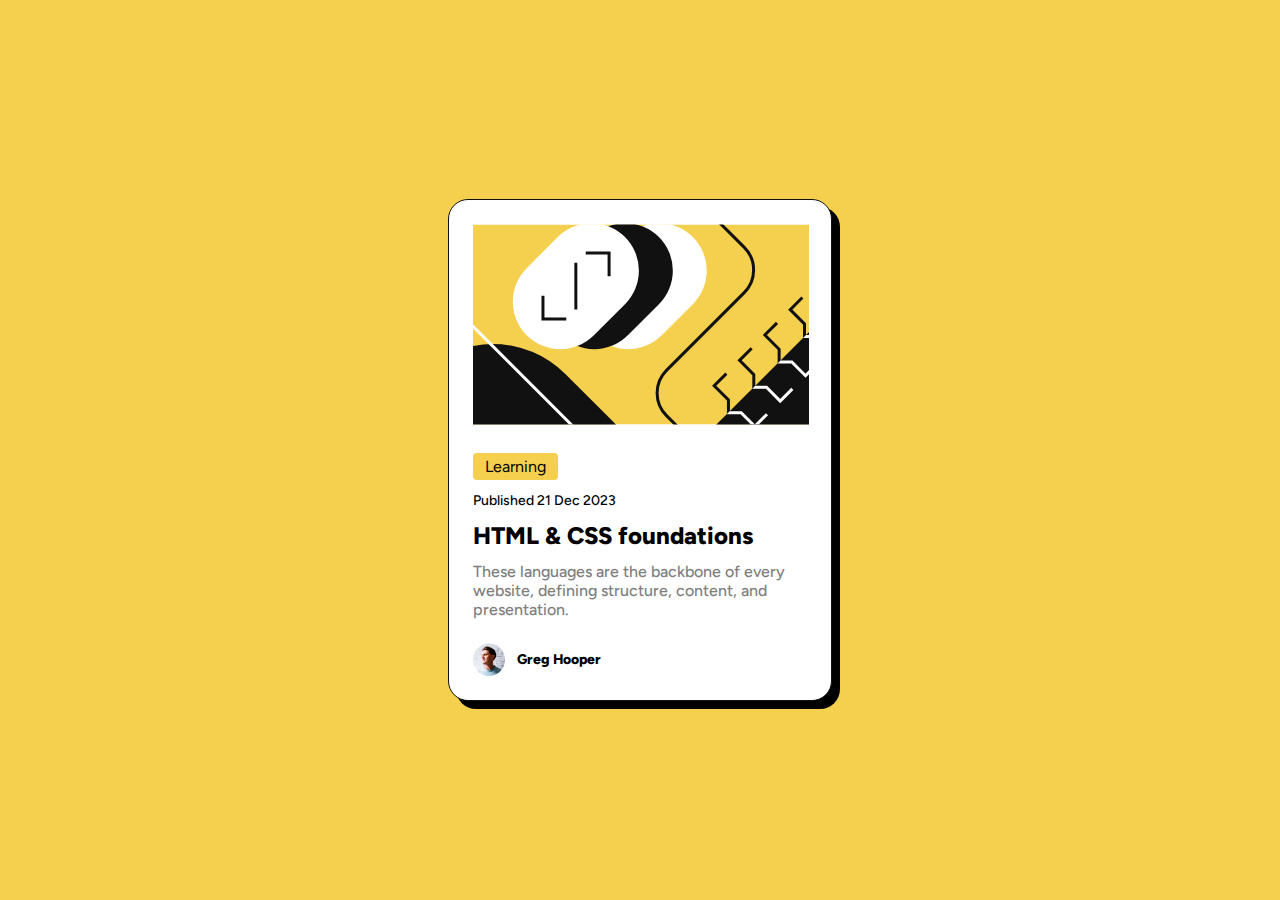
<file: 김태진/index.html>
<!DOCTYPE html>
<html lang="en">
  <head>
    <meta charset="UTF-8" />
    <meta name="viewport" content="width=device-width, initial-scale=1.0" />
    <link rel="stylesheet" href="style.css" />
    <link
      rel="icon"
      type="image/png"
      sizes="32x32"
      href="./assets/images/favicon-32x32.png"
    />
    <link rel="preconnect" href="https://fonts.googleapis.com" />
    <link rel="preconnect" href="https://fonts.gstatic.com" crossorigin />
    <link
      href="https://fonts.googleapis.com/css2?family=Figtree:ital,wght@0,600;0,800;1,600;1,800&family=Gaegu:wght@300&family=Noto+Sans+KR:wght@400;700&family=Poppins:wght@400;600&display=swap"
      rel="stylesheet"
    />
    <title>Frontend Mentor | Blog preview card</title>
  </head>
  <body>
    <div class="container">
      <div class="card">
        <img src="./assets/images/illustration-article.svg" alt="card_cover" />
        <div class="card-contents">
          <span class="tag">Learning</span>
          <h2 class="card-subTitle">Published 21 Dec 2023</h2>
          <h1 class="card-title">HTML & CSS foundations</h1>
          <p class="card-description">
            These languages are the backbone of every website, defining
            structure, content, and presentation.
          </p>
        </div>
        <div class="card-footer">
          <img
            class="card-footer-cover"
            src="./assets/images/image-avatar.webp"
            alt="avatar_greg"
          />
          <span class="card-footer-author">Greg Hooper</span>
        </div>
      </div>
    </div>
  </body>
</html>
</file>
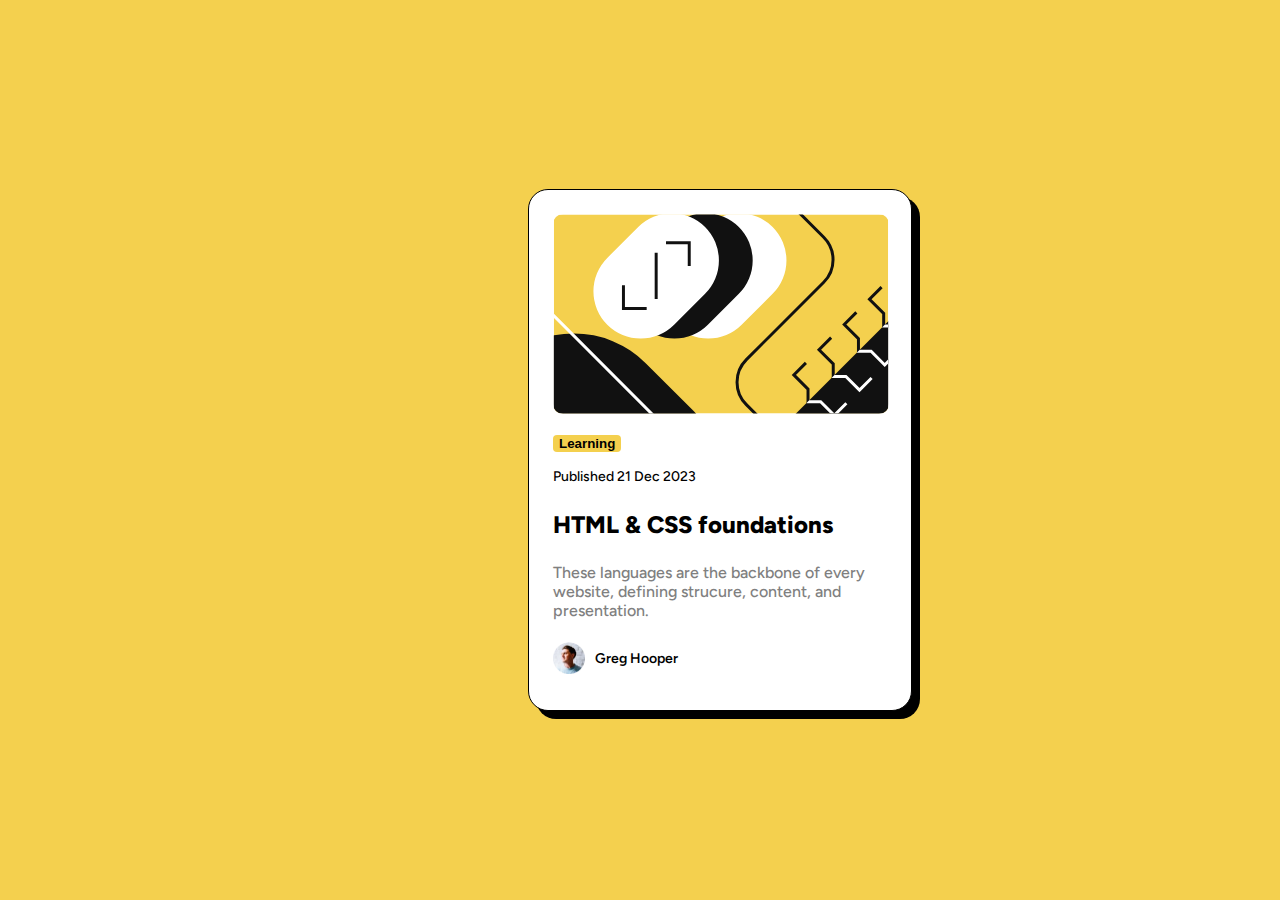
<file: 변지인/index.html>
<!DOCTYPE html>
<html lang="en">
<head>
  <meta charset="UTF-8">
  <meta name="viewport" content="width=device-width, initial-scale=1.0">
  <title>project1 변지인</title>
  <link rel="stylesheet" href="style.css">
  <link rel="preconnect" href="https://fonts.googleapis.com">
  <link rel="preconnect" href="https://fonts.gstatic.com" crossorigin>
  <link href="https://fonts.googleapis.com/css2?family=Caprasimo&family=Figtree:ital,wght@1,500&family=Oswald&display=swap" rel="stylesheet">
</head>
<body>
  <!-- 노란 배경 -->
  <div class="background">
    <!-- 흰 배경 본문 -->
    <div class="box">
      <!-- 내부 내용 -->
      <div class="contents">
        <!-- 시멘틱태그를 지켜가며 작성 header, section, footer -->
        <header>
          <img class="main_img" src="./assets/images/illustration-article.svg" alt="상단 이미지">
        </header>
        <section>
          <button>Learning</button>
          <p class="date">
            Published 21 Dec 2023
          </p>
          <div class="description">
            <h2>HTML & CSS foundations</h2>
            <p class="text">
              These languages are the backbone of every website,
              defining strucure, content, and presentation.
            </p>
          </div>
        </section>
        <footer>
          <!-- alt 프로퍼티 꼭 쓰기 -->
          <img class="small_img" src="./assets/images/image-avatar.webp" alt="사람 사진">
          <p class="name">
            Greg Hooper
          </p>
        </footer>
      </div>
    </div>
  </div>
</body>
</html>
</file>
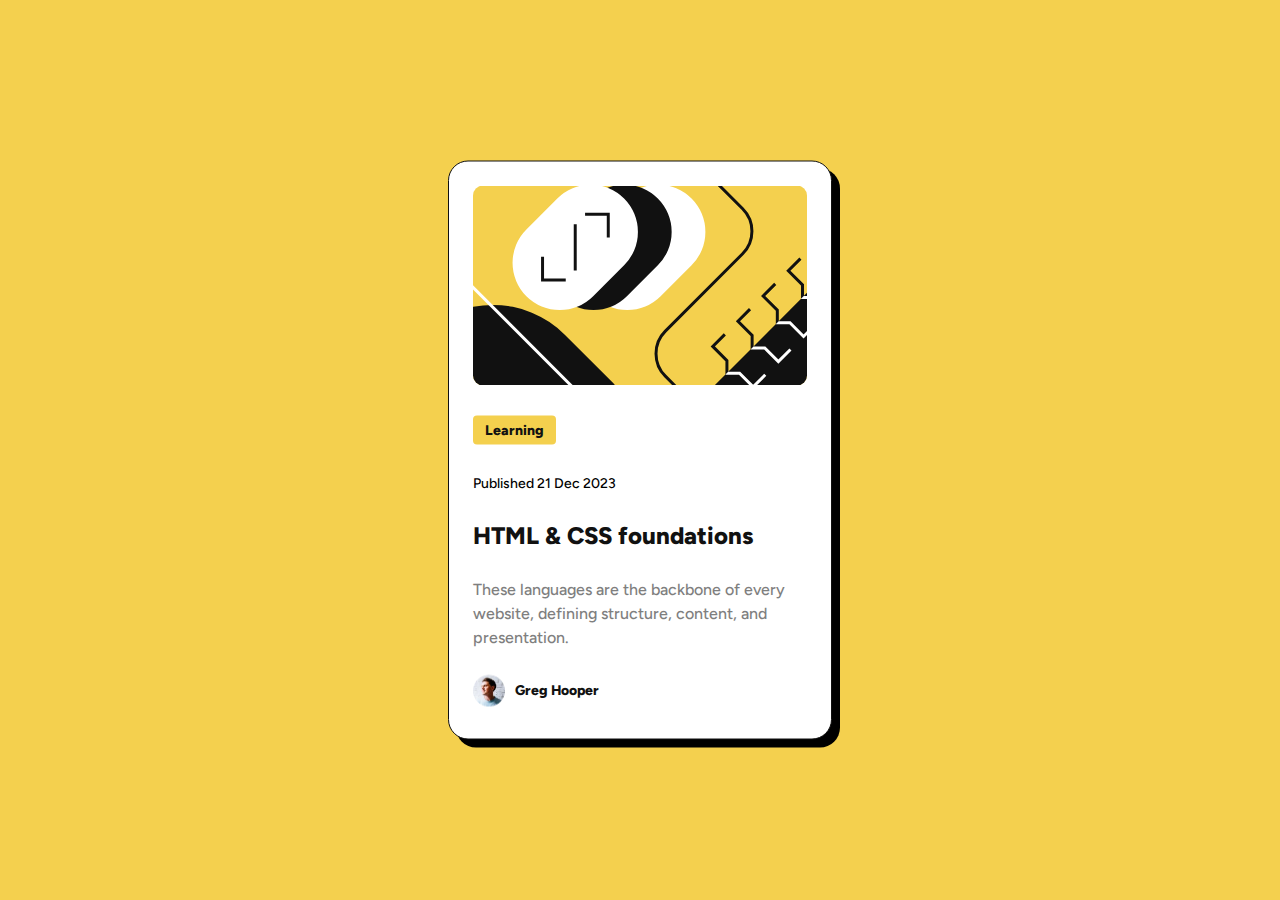
<file: 이유승/index.html>
<!DOCTYPE html>
<html lang="en">
<head>
  <meta charset="UTF-8">
  <meta name="viewport" content="width=device-width, initial-scale=1.0"> <!-- displays site properly based on user's device -->

  <link rel="stylesheet" href="style.css">
  <link rel="icon" type="image/png" sizes="32x32" href="./assets/images/favicon-32x32.png">
  <link rel="preconnect" href="https://fonts.googleapis.com">
  <link rel="preconnect" href="https://fonts.gstatic.com" crossorigin>
  <link href="https://fonts.googleapis.com/css2?family=Figtree:ital,wght@0,600;0,800;1,600;1,800&family=Gaegu:wght@300&family=Noto+Sans+KR:wght@400;700&family=Poppins:wght@400;600&display=swap" rel="stylesheet">
  
  <title>Frontend Mentor | Blog preview card</title>

  <!-- Feel free to remove these styles or customise in your own stylesheet 👍 -->
  <style>
    .attribution { font-size: 11px; text-align: center; }
    .attribution a { color: hsl(228, 45%, 44%); }
  </style>
</head>
<body>
  <div class="card">
    <div class="header">
      <img class="head-picture" src="/이유승/assets/images/illustration-article.svg">
    </div>
    <div class="content">
      <p class="tag">
        Learning
      </p>
      <p class="date">
        Published 21 Dec 2023
      </p>
      <p class="title">
        HTML & CSS foundations
      </p>
      <p class="description">
        These languages are the backbone of every website, defining structure, content, and presentation.
      </p>
    </div>
    <div class="footer">
      <img class="footer-picture" src="/이유승/assets/images/image-avatar.webp">
      <p class="name">Greg Hooper</p>
      </p>
    </div>
    <!-- <div class="attribution">
      Challenge by <a href="https://www.frontendmentor.io?ref=challenge" target="_blank">Frontend Mentor</a>. 
      Coded by <a href="#">Your Name Here</a>.
    </div> -->
  </div>
</body>
</html>
</file>
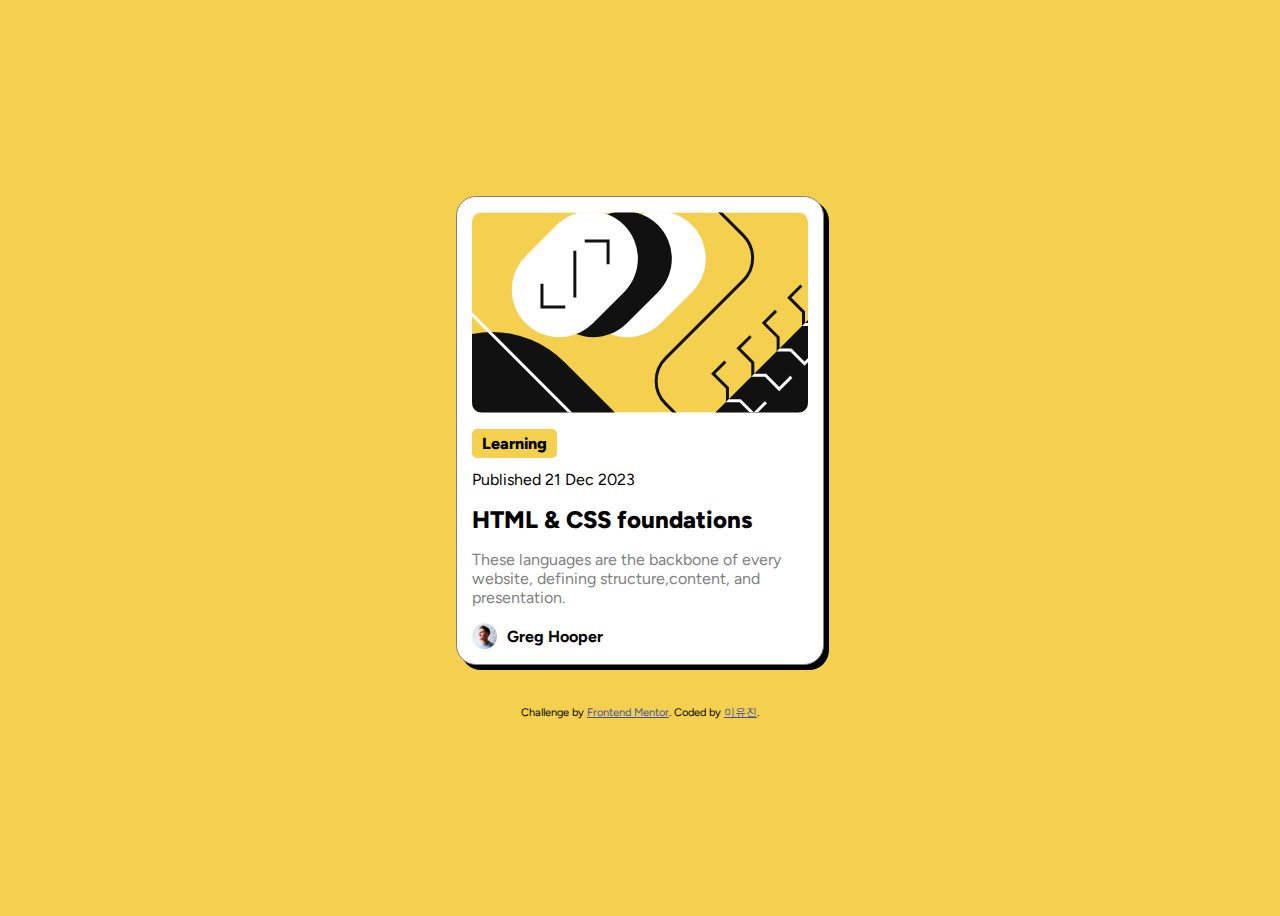
<file: 이유진/index.html>
<!DOCTYPE html>
<html lang="en">
  <head>
    <meta charset="UTF-8" />
    <meta name="viewport" content="width=device-width, initial-scale=1.0" />
    <!-- displays site properly based on user's device -->

    <link
      rel="icon"
      type="image/png"
      sizes="32x32"
      href="./assets/images/favicon-32x32.png"
    />

    <title>Frontend Mentor | Blog preview card</title>
    <link rel="preconnect" href="https://fonts.googleapis.com" />
    <link rel="preconnect" href="https://fonts.gstatic.com" crossorigin />
    <link
      href="https://fonts.googleapis.com/css2?family=Figtree:ital,wght@0,600;1,800&family=Nanum+Gothic:wght@400;700&family=Noto+Sans+KR:wght@400;700&family=Poppins:wght@400;600&display=swap"
      rel="stylesheet"
    />
    <link rel="stylesheet" href="./index.css" />
  </head>
  <body>
    <div class="card">
      <div class="container">
        <div>
          <img class="illust" src="./assets/images/illustration-article.svg" />
        </div>
        <div class="learning">Learning</div>
        <div>Published 21 Dec 2023</div>
        <h1>HTML & CSS foundations</h1>
        <p>
          These languages are the backbone of every<br />
          website, defining structure,content, and<br />
          presentation.
        </p>
        <div class="footer">
          <img class="greg" src="./assets/images/image-avatar.webp" />
          Greg Hooper
        </div>
      </div>

      <div class="attribution">
        Challenge by
        <a href="https://www.frontendmentor.io?ref=challenge" target="_blank"
          >Frontend Mentor</a
        >. Coded by <a href="#">이유진</a>.
      </div>
    </div>
  </body>
</html>
</file>
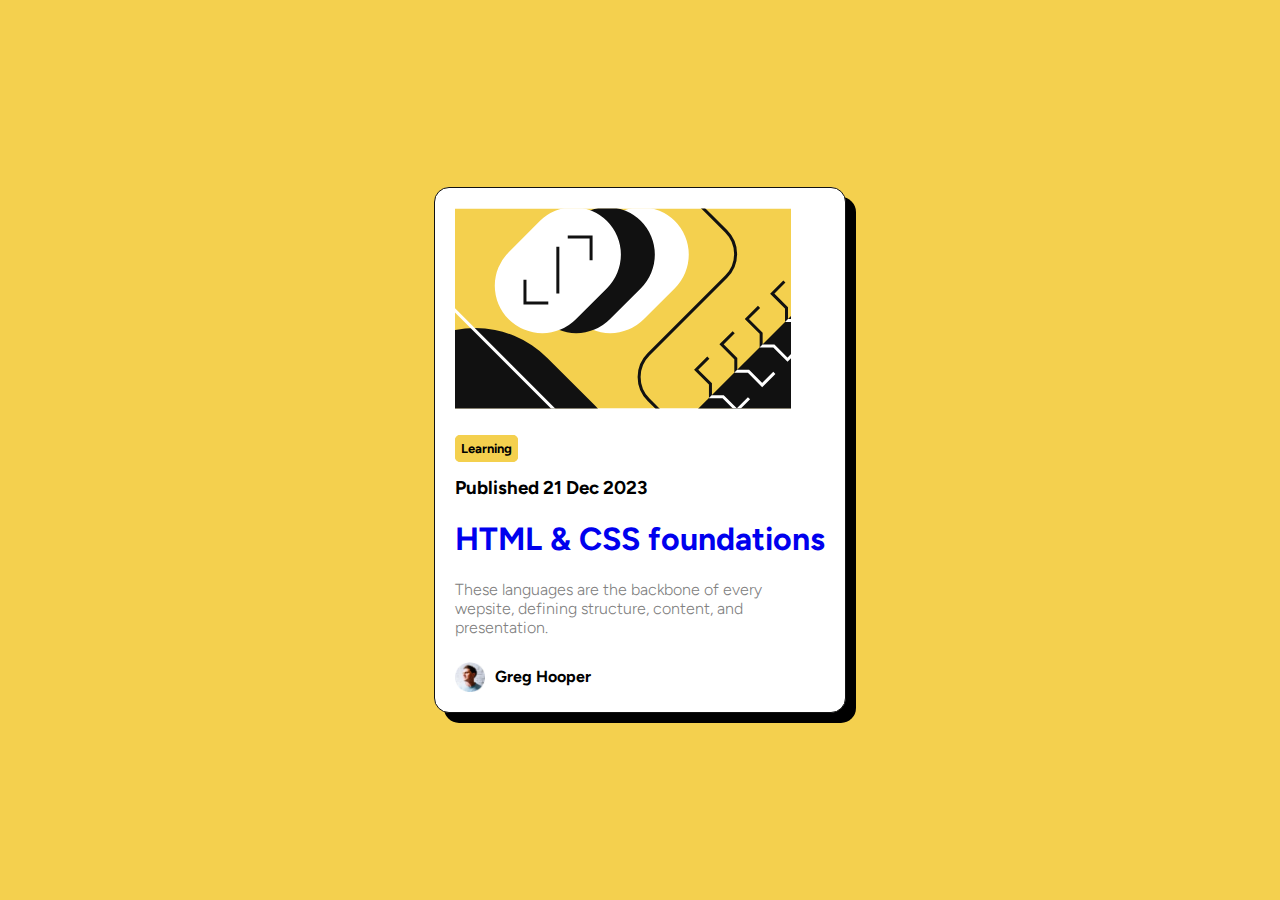
<file: 박우혁/project1.html>
<!doctype  html>
<html>
  <head>
    <title>13팀 프로젝트1</title>
    <meta charset="utf-8">
    <link rel = "stylesheet" href = "project1.css">
    <link rel="preconnect" href="https://fonts.googleapis.com">
    <link rel="preconnect" href="https://fonts.gstatic.com" crossorigin>
    <link href="https://fonts.googleapis.com/css2?family=Figtree:wght@600;700&display=swap" rel="stylesheet">
  </head>

  <body>
    <div class="card"> 
      <header>
      <img class="main img" src = "illustration-article.svg">
      </header>
      <section>
        <div class="topic">
          <span class="lerning_border">Learning</span>
          <h3>Published 21 Dec 2023</h3>
          <h1 class = "title">
          <a href = "./">HTML & CSS foundations</a>
          </h1>
          <p class= "phara">These languages are the backbone of every<br>
            wepsite, defining structure, content, and<br>
            presentation.</p>
        </div>
         </section>
      <footer>
          <div class="nametag">
          <img class="greg" src="image-avatar.webp">
            Greg Hooper
          </div> 
      </footer>
    </div>
  </body>
</file>
<file: 김태진/style.css>
* {
  margin: initial;
  padding: initial;
  box-sizing: border-box;
}

.tag {
  display: inline-block;
  padding: 4px 12px;
  background-color: #f4d04e;
  border-radius: 4px;
}

.container {
  height: 100vh;
  display: flex;
  justify-content: center;
  align-items: center;
}

body {
  background-color: #f4d04e;
  font-family: "Figtree", sans-serif;
}

.card {
  background-color: #fff;
  width: 384px;
  padding: 24px;
  border-radius: 20px;
  border: 1px solid var(--Black, #111);
  box-shadow: 8px 8px 0px 0px #000;
}

.card-contents {
  padding: 24px 0;
}

.card-subTitle {
  margin: 12px 0 0;
  font-size: 14px;
  font-weight: 500;
}

.card-title {
  font-size: 24px;
  font-weight: 800;
  margin: 12px 0;
}

.card-title:hover {
  color: #f4d04e;
  cursor: pointer;
}

.card-description {
  font-size: 16px;
  font-style: normal;
  font-weight: 500;
  color: #7f7f7f;
}

.card-footer {
  display: flex;
  gap: 12px;
  align-items: center;
}

.card-footer-cover {
  width: 32px;
}

.card-footer-author {
  font-size: 14px;
  font-weight: 800;
}
</file>
<file: 변지인/style.css>
*{
  box-sizing: border-box;
}

body{
  font-size: 16px;
  font-family: 'Figtree', sans-serif;
  font-weight: 500;
  margin: 0;
  padding: 0;
}

.background{
  width: 1440px; 
  /* 너비는 퍼센트로 */
  height: 100vh;
  background-color: hsl(47, 88%, 63%);
  display: flex;
  justify-content: center;
  align-items: center;
  /* 화면중앙정렬 : display와 align-items과 justify-content는 함께 */
}

.box{
  width: 384px;
  height: 522px;
  background-color: hsl(0, 0%, 100%);
  border: 1px solid black;
  border-radius: 20px;
  box-shadow: 8px 8px;
  padding: 24px;
  margin: auto;
}

.main_img{
  width: 336px;
  height: 200px;
  border-radius: 10px;
  margin-bottom: 15px;
}

button{
  background-color: hsl(47, 88%, 63%);
  font-weight: 600;
  border: none;
  border-radius: 0.3em;
  padding: 4px, 12px, 4px, 12px;
}

.date{
  font-size: 14px;
  line-height: 21px;
}
h2{
  font-weight: 800;
  font-size: 24px;
  line-height: 36px;
}

h2:hover{
  color: hsl(47, 88%, 63%);
}
.text{
  color: hsl(0, 0%, 50%);
}

footer{
  display: flex;
  align-items: center;
}
.small_img{
  width: 32px;
  height: 32px;
  margin-right: 10px;
}

.name{
  font-weight: 600;
  font-size: 14px;
}
</file>
<file: 이유승/style.css>
* {
  box-sizing: border-box;
}

body {
  background-color: #f4d04e;
  font-family: 'Figtree', sans-serif;
}

.card {
  background-color: #ffffff;
  width: 384px;
  margin: 0 auto;
  border-radius: 20px;
  border: solid 1px #111111;
  padding: 24px;
  box-shadow: 8px 8px 0px 0px #000000;
  position: absolute;
  top: 50%;
  left: 50%;
  transform: translate(-50%, -50%);
}

.header {
  gap: 12px;
}

.head-picture {
  height: 200px;
  border-radius: 10px;
  margin-bottom: 12px;
}

.tag {
  font-size: 14px;
  font-weight: 800;
  line-height: 21px;
  display: inline-block;
  padding: 4px 12px;
  background-color: #f4d04e;
  color: #111111;
  border-radius: 4px;
  gap: 8px;
}

.date {
  font-size: 14px;
  font-weight: 500;
  line-height: 21px;
}

.title {
  font-size: 24px;
  font-weight: 800;
  line-height: 36px;
  color: #111111;
}

.description {
  font-size: 16px;
  font-weight: 500;
  line-height: 24px;
  color: #7f7f7f;
}

.footer{
  display: flex;
  align-items: center;
  gap: 10px;
  font-weight: 700;
}

.footer-picture {
  width: 32px;
  height: 32px;
}

.name {
  display: flex;
  align-items: center;
  font-size: 14px;
  font-weight: 800;
  line-height: 21px;
  color: #111111;
}
</file>
<file: 이유진/index.css>
body{
  background-color: hsl(47, 88%, 63%);
  font-size: 16px;
  font-family: 'Figtree', sans-serif;
}

.card{
  display: flex;
  flex-direction: column;
  align-items: center;
  height: 100vh;
  justify-content: center;
}

.container{
  padding: 15px;
  box-shadow: 5px 5px rgb(0,0,0);
  border-radius: 20px;
  border: 1px solid hsl(0, 0%, 50%);
  background-color: hsl(0, 0%, 100%);
  /* margin-top: auto; */
}

.illust{
  border-radius: 10px;
}

.learning{
  display: inline-block;
  background-color: hsl(47, 88%, 63%);
  padding: 5px 10px;
  font-weight: 800;
  margin: 12px 0;
  border-radius: 5px;
}

h1{
  font-size: 24px;
  font-weight: 800;
}

.footer{
  display: flex;
  align-items: center;
  gap: 10px;
  font-weight: 700;
}

.footer img{
  width: 25px;
}


.attribution {
  font-size: 11px;
  margin-top: 40px;
  /* margin-bottom: auto; */
}

.attribution a {
  color: hsl(228, 45%, 44%);
}

p{
  color: hsl(0, 0%, 50%);
}
</file>
<file: 박우혁/project1.css>
*{
  box-sizing: border-box;
}

body{
  font-family: 'Figtree', sans-serif;
  font-size: 16px;
  background-color: hsl(47, 88%, 63%);
  display:flex;
  justify-content: center;
  align-items: center;
  height:100vh;
  margin: 0;
  }

.card{
  margin: auto 0;
  border:1px solid hsl(0, 0%, 7%);
  border-radius: 15px;
  background-color: hsl(0, 0%, 100%);
  padding:20px;
  box-shadow: 10px 10px;
  }

.main{
  object-fit: cover;
  }

.topic{
  margin :25px auto;
}

.lerning_border{
  font-size: 13px;
  font-weight: bolder;
  border: 1px solid hsl(47, 88%, 63%);
  padding:5px;
  width: fit-content;
  border-radius: 5px;
  background-color: hsl(47, 88%, 63%);
  }

a{
  text-decoration-line: none;
}

a:hover{
  color:hsl(47, 88%, 63%)
}

.phara{
  color: Grey;
  font-size: 16px;
  font-weight: lighter;
}

.nametag{
  display:flex;
  align-items: center;
  gap:10px;
  font-weight: bold;
  }

.greg{
  width:30px;
  height:30px;
  }
</file>
